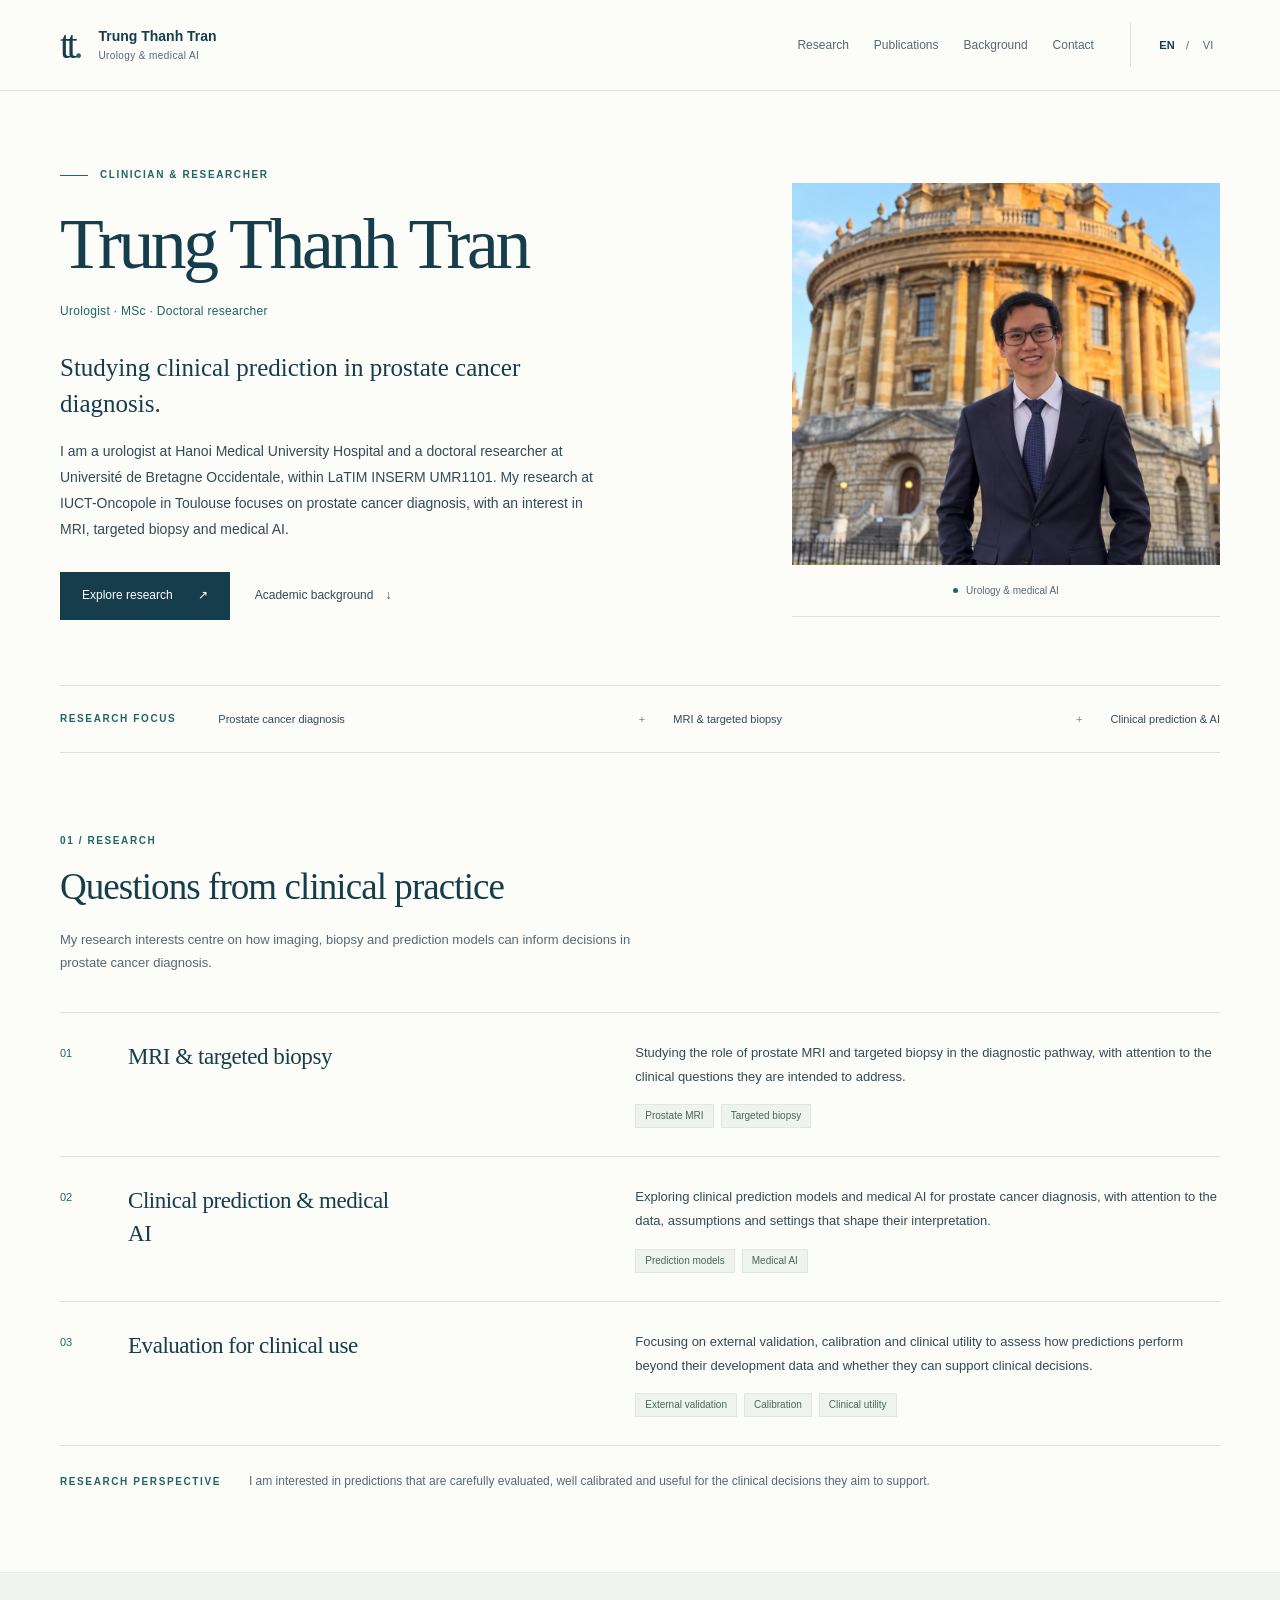
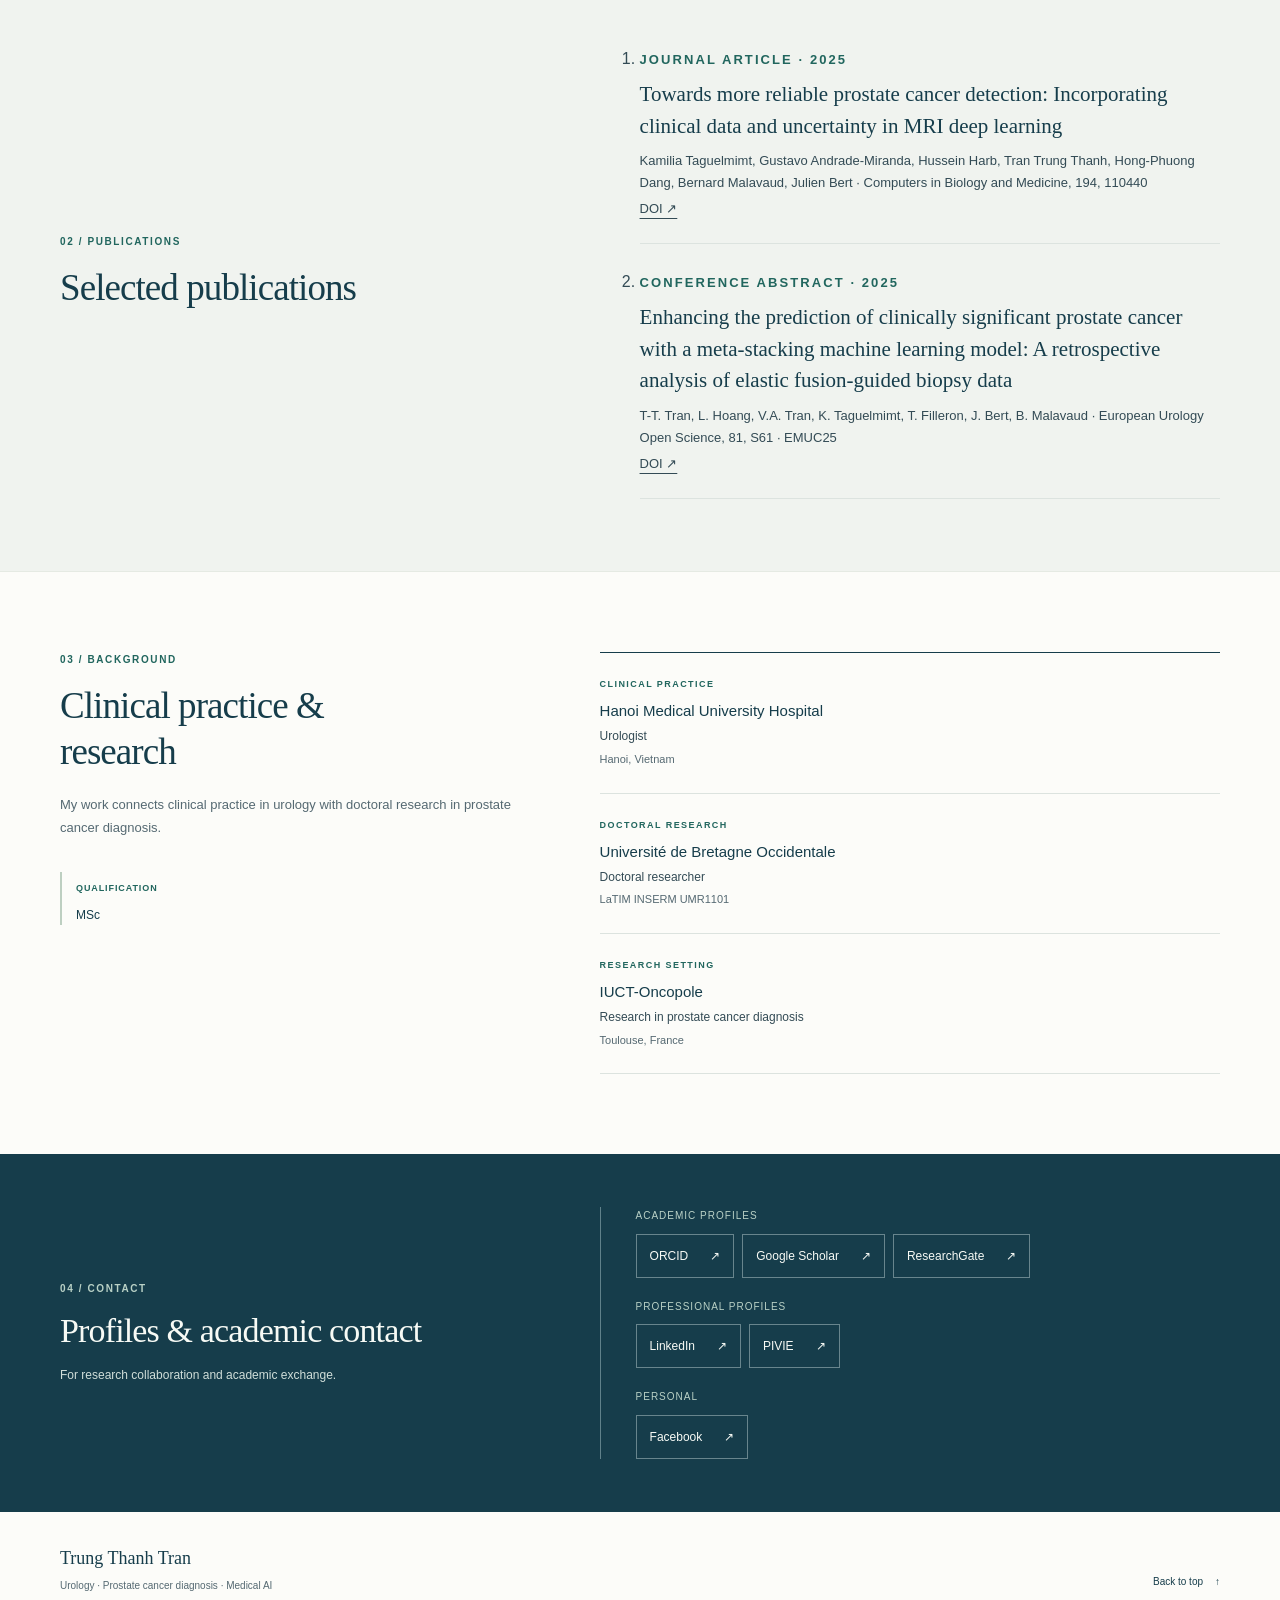
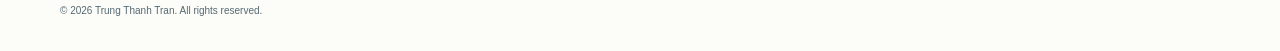
<file: index.html>
<!doctype html>
<html lang="en">
<head>
  <meta charset="utf-8">
  <meta name="viewport" content="width=device-width, initial-scale=1">
  <meta name="color-scheme" content="light">
  <meta name="theme-color" content="#163d4b">
  <title>Trung Thanh Tran | Urology &amp; Medical AI | Hanoi Medical University</title>
  <meta name="description" content="Trung Thanh Tran (Trần Trung Thành), urologist at Hanoi Medical University Hospital researching prostate cancer diagnosis, clinical prediction and medical AI.">
  <meta name="google-site-verification" content="Kh9nS4qVPlRxpfFyw41eTKEx45ncG8dViw7gFX5GUJo" />
  <meta name="robots" content="index, follow">
  <meta property="og:type" content="website">
  <meta property="og:title" content="Trung Thanh Tran | Urology &amp; Medical AI | Hanoi Medical University">
  <meta property="og:description" content="Trung Thanh Tran (Trần Trung Thành), urologist at Hanoi Medical University Hospital researching prostate cancer diagnosis, clinical prediction and medical AI.">
  <meta property="og:locale" content="en_GB">
  <link rel="canonical" href="https://drtrungthanhtran.github.io/"><meta property="og:url" content="https://drtrungthanhtran.github.io/">
  <link rel="alternate" hreflang="en" href="https://drtrungthanhtran.github.io/">
  <link rel="alternate" hreflang="vi" href="https://drtrungthanhtran.github.io/vi/">
  <link rel="alternate" hreflang="x-default" href="https://drtrungthanhtran.github.io/">
  <script type="application/ld+json">
{
  "@context": "https://schema.org",
  "@type": "ProfilePage",
  "@id": "https://drtrungthanhtran.github.io/#profile",
  "url": "https://drtrungthanhtran.github.io/",
  "name": "Trung Thanh Tran | Urology \u0026 Medical AI | Hanoi Medical University",
  "inLanguage": "en",
  "mainEntity": {
    "@type": "Person",
    "@id": "https://drtrungthanhtran.github.io/#person",
    "name": "Trung Thanh Tran",
    "alternateName": [
      "Trần Trung Thành",
      "Tran Trung Thanh"
    ],
    "url": "https://drtrungthanhtran.github.io/",
    "description": "I am a urologist at Hanoi Medical University Hospital and a doctoral researcher at Université de Bretagne Occidentale, within LaTIM INSERM UMR1101. My research at IUCT-Oncopole in Toulouse focuses on prostate cancer diagnosis, with an interest in MRI, targeted biopsy and medical AI.",
    "knowsAbout": [
      "Prostate cancer diagnosis",
      "MRI \u0026 targeted biopsy",
      "Clinical prediction \u0026 AI"
    ],
    "sameAs": [
      "https://orcid.org/0000-0001-6685-1658",
      "https://scholar.google.com/citations?user=FmFEIpkAAAAJ\u0026hl=vi",
      "https://www.researchgate.net/profile/Trung-Thanh-Tran-2",
      "https://www.linkedin.com/in/trung-thanh-tran-47277a79",
      "https://pivie.com.vn/bs-tran-trung-thanh.htm",
      "https://www.facebook.com/tran.t.thanh.16/"
    ],
    "image": "https://drtrungthanhtran.github.io/assets/trung-thanh-tran-portrait.jpg"
  }
}
  </script>
  <link rel="icon" type="image/svg+xml" href="./assets/favicon.svg">
  <link rel="stylesheet" href="./assets/styles.css">
  <script src="./assets/site.js" defer></script>
</head>
<body id="top">
  <a class="skip-link" href="#main">Skip to content</a>
  
  <header class="site-header">
    <div class="header-inner wrap">
      <a class="brand" href="#top" aria-label="Trung Thanh Tran">
        <span class="brand-mark" aria-hidden="true">tt<span>.</span></span>
        <span class="brand-copy"><span class="brand-name">Trung Thanh Tran</span><span class="brand-field">Urology &amp; medical AI</span></span>
      </a>
      <nav class="main-nav" aria-label="Main navigation"><a href="#research">Research</a><a href="#publications">Publications</a><a href="#background">Background</a><a href="#contact">Contact</a></nav>
      <nav class="language-switch" aria-label="Language">
        <a href="./index.html" lang="en" hreflang="en" aria-current="page">EN</a>
        <span aria-hidden="true">/</span>
        <a href="./vi/index.html" lang="vi" hreflang="vi" >VI</a>
      </nav>
    </div>
  </header>
  <main id="main" tabindex="-1">
    <section class="hero wrap" aria-labelledby="profile-name">
      <div class="hero-copy">
        <p class="eyebrow"><span class="small-rule" aria-hidden="true"></span>CLINICIAN &amp; RESEARCHER</p>
        <h1 id="profile-name">Trung Thanh Tran</h1>
        <p class="hero-role">Urologist · MSc · Doctoral researcher</p>
        <p class="hero-headline">Studying clinical prediction in prostate cancer diagnosis.</p>
        <p class="hero-intro">I am a urologist at Hanoi Medical University Hospital and a doctoral researcher at Université de Bretagne Occidentale, within LaTIM INSERM UMR1101. My research at IUCT-Oncopole in Toulouse focuses on prostate cancer diagnosis, with an interest in MRI, targeted biopsy and medical AI.</p>
        <div class="hero-actions">
          <a class="button button-primary" href="#research">Explore research <span aria-hidden="true">↗</span></a>
          <a class="text-link" href="#background">Academic background <span aria-hidden="true">↓</span></a>
        </div>
      </div>
      <aside class="profile-panel" aria-label="Portrait of Trung Thanh Tran">
        <img class="portrait-photo" src="./assets/trung-thanh-tran-portrait.jpg" alt="Portrait of Trung Thanh Tran" width="600" height="536">
        <div class="profile-panel-footer"><span class="status-dot" aria-hidden="true"></span><span>Urology &amp; medical AI</span></div>
        
      </aside>
    </section>
    <div class="focus-strip wrap">
      <p class="eyebrow">RESEARCH FOCUS</p>
      <ul><li>Prostate cancer diagnosis</li><li>MRI &amp; targeted biopsy</li><li>Clinical prediction &amp; AI</li></ul>
    </div>
    <section class="section research-section wrap" id="research" aria-labelledby="research-title">
      <div class="section-heading">
        <p class="eyebrow">01 / RESEARCH</p>
        <h2 id="research-title">Questions from clinical practice</h2>
        <p class="section-intro">My research interests centre on how imaging, biopsy and prediction models can inform decisions in prostate cancer diagnosis.</p>
      </div>
      <div class="research-list"><article class="research-item"><span class="research-number" aria-hidden="true">01</span><h3>MRI &amp; targeted biopsy</h3><div class="research-body"><p>Studying the role of prostate MRI and targeted biopsy in the diagnostic pathway, with attention to the clinical questions they are intended to address.</p><ul class="tags"><li>Prostate MRI</li><li>Targeted biopsy</li></ul></div></article><article class="research-item"><span class="research-number" aria-hidden="true">02</span><h3>Clinical prediction &amp; medical AI</h3><div class="research-body"><p>Exploring clinical prediction models and medical AI for prostate cancer diagnosis, with attention to the data, assumptions and settings that shape their interpretation.</p><ul class="tags"><li>Prediction models</li><li>Medical AI</li></ul></div></article><article class="research-item"><span class="research-number" aria-hidden="true">03</span><h3>Evaluation for clinical use</h3><div class="research-body"><p>Focusing on external validation, calibration and clinical utility to assess how predictions perform beyond their development data and whether they can support clinical decisions.</p><ul class="tags"><li>External validation</li><li>Calibration</li><li>Clinical utility</li></ul></div></article></div>
      <div class="research-principle"><span class="eyebrow">Research perspective</span><p>I am interested in predictions that are carefully evaluated, well calibrated and useful for the clinical decisions they aim to support.</p></div>
    </section>
    <section class="publications-section" id="publications" aria-labelledby="publications-title"><div class="publications-inner wrap"><div class="section-heading"><p class="eyebrow">02 / PUBLICATIONS</p><h2 id="publications-title">Selected publications</h2></div><ol class="publication-list"><li><p class="eyebrow">Journal article · 2025</p><h3>Towards more reliable prostate cancer detection: Incorporating clinical data and uncertainty in MRI deep learning</h3><p>Kamilia Taguelmimt, Gustavo Andrade-Miranda, Hussein Harb, Tran Trung Thanh, Hong-Phuong Dang, Bernard Malavaud, Julien Bert · Computers in Biology and Medicine, 194, 110440</p><a href="https://doi.org/10.1016/j.compbiomed.2025.110440">DOI ↗</a></li><li><p class="eyebrow">Conference abstract · 2025</p><h3>Enhancing the prediction of clinically significant prostate cancer with a meta-stacking machine learning model: A retrospective analysis of elastic fusion-guided biopsy data</h3><p>T-T. Tran, L. Hoang, V.A. Tran, K. Taguelmimt, T. Filleron, J. Bert, B. Malavaud · European Urology Open Science, 81, S61 · EMUC25</p><a href="https://doi.org/10.1016/S2666-1683(25)01492-2">DOI ↗</a></li></ol></div></section>
    <section class="section background-section wrap" id="background" aria-labelledby="background-title">
      <div class="section-heading">
        <p class="eyebrow">03 / BACKGROUND</p>
        <h2 id="background-title">Clinical practice &amp; research</h2>
        <p class="section-intro">My work connects clinical practice in urology with doctoral research in prostate cancer diagnosis.</p>
        <div class="qualification"><span class="eyebrow">Qualification</span><p>MSc</p></div>
      </div>
      <div class="background-list"><article class="background-item"><p class="eyebrow">Clinical practice</p><h3>Hanoi Medical University Hospital</h3><p class="background-role">Urologist</p><p class="background-detail">Hanoi, Vietnam</p></article><article class="background-item"><p class="eyebrow">Doctoral research</p><h3>Université de Bretagne Occidentale</h3><p class="background-role">Doctoral researcher</p><p class="background-detail">LaTIM INSERM UMR1101</p></article><article class="background-item"><p class="eyebrow">Research setting</p><h3>IUCT-Oncopole</h3><p class="background-role">Research in prostate cancer diagnosis</p><p class="background-detail">Toulouse, France</p></article></div>
      
    </section>
    <section class="contact-section" id="contact" aria-labelledby="contact-title"><div class="contact-inner wrap"><div><p class="eyebrow">04 / CONTACT</p><h2 id="contact-title">Profiles &amp; academic contact</h2><p class="contact-intro">For research collaboration and academic exchange.</p></div><div class="contact-content"><div class="profile-group"><p class="contact-label">Academic profiles</p><ul class="profile-links"><li><a href="https://orcid.org/0000-0001-6685-1658" target="_blank" rel="noopener noreferrer" aria-label="ORCID (opens in a new tab)"><span>ORCID</span><span aria-hidden="true">↗</span></a></li><li><a href="https://scholar.google.com/citations?user=FmFEIpkAAAAJ&amp;hl=vi" target="_blank" rel="noopener noreferrer" aria-label="Google Scholar (opens in a new tab)"><span>Google Scholar</span><span aria-hidden="true">↗</span></a></li><li><a href="https://www.researchgate.net/profile/Trung-Thanh-Tran-2" target="_blank" rel="noopener noreferrer" aria-label="ResearchGate (opens in a new tab)"><span>ResearchGate</span><span aria-hidden="true">↗</span></a></li></ul></div><div class="profile-group"><p class="contact-label">Professional profiles</p><ul class="profile-links"><li><a href="https://www.linkedin.com/in/trung-thanh-tran-47277a79" target="_blank" rel="noopener noreferrer" aria-label="LinkedIn (opens in a new tab)"><span>LinkedIn</span><span aria-hidden="true">↗</span></a></li><li><a href="https://pivie.com.vn/bs-tran-trung-thanh.htm" target="_blank" rel="noopener noreferrer" aria-label="PIVIE (opens in a new tab)"><span>PIVIE</span><span aria-hidden="true">↗</span></a></li></ul></div><div class="profile-group"><p class="contact-label">Personal</p><ul class="profile-links"><li><a href="https://www.facebook.com/tran.t.thanh.16/" target="_blank" rel="noopener noreferrer" aria-label="Facebook (opens in a new tab)"><span>Facebook</span><span aria-hidden="true">↗</span></a></li></ul></div></div></div></section>
  </main>
  <footer class="site-footer wrap">
    <div><p class="footer-name">Trung Thanh Tran</p><p class="footer-description">Urology · Prostate cancer diagnosis · Medical AI</p><p class="footer-copyright">© 2026 Trung Thanh Tran. All rights reserved.</p></div>
    <div class="footer-end"><a class="back-to-top" href="#top">Back to top <span aria-hidden="true">↑</span></a></div>
  </footer>
</body>
</html>
</file>
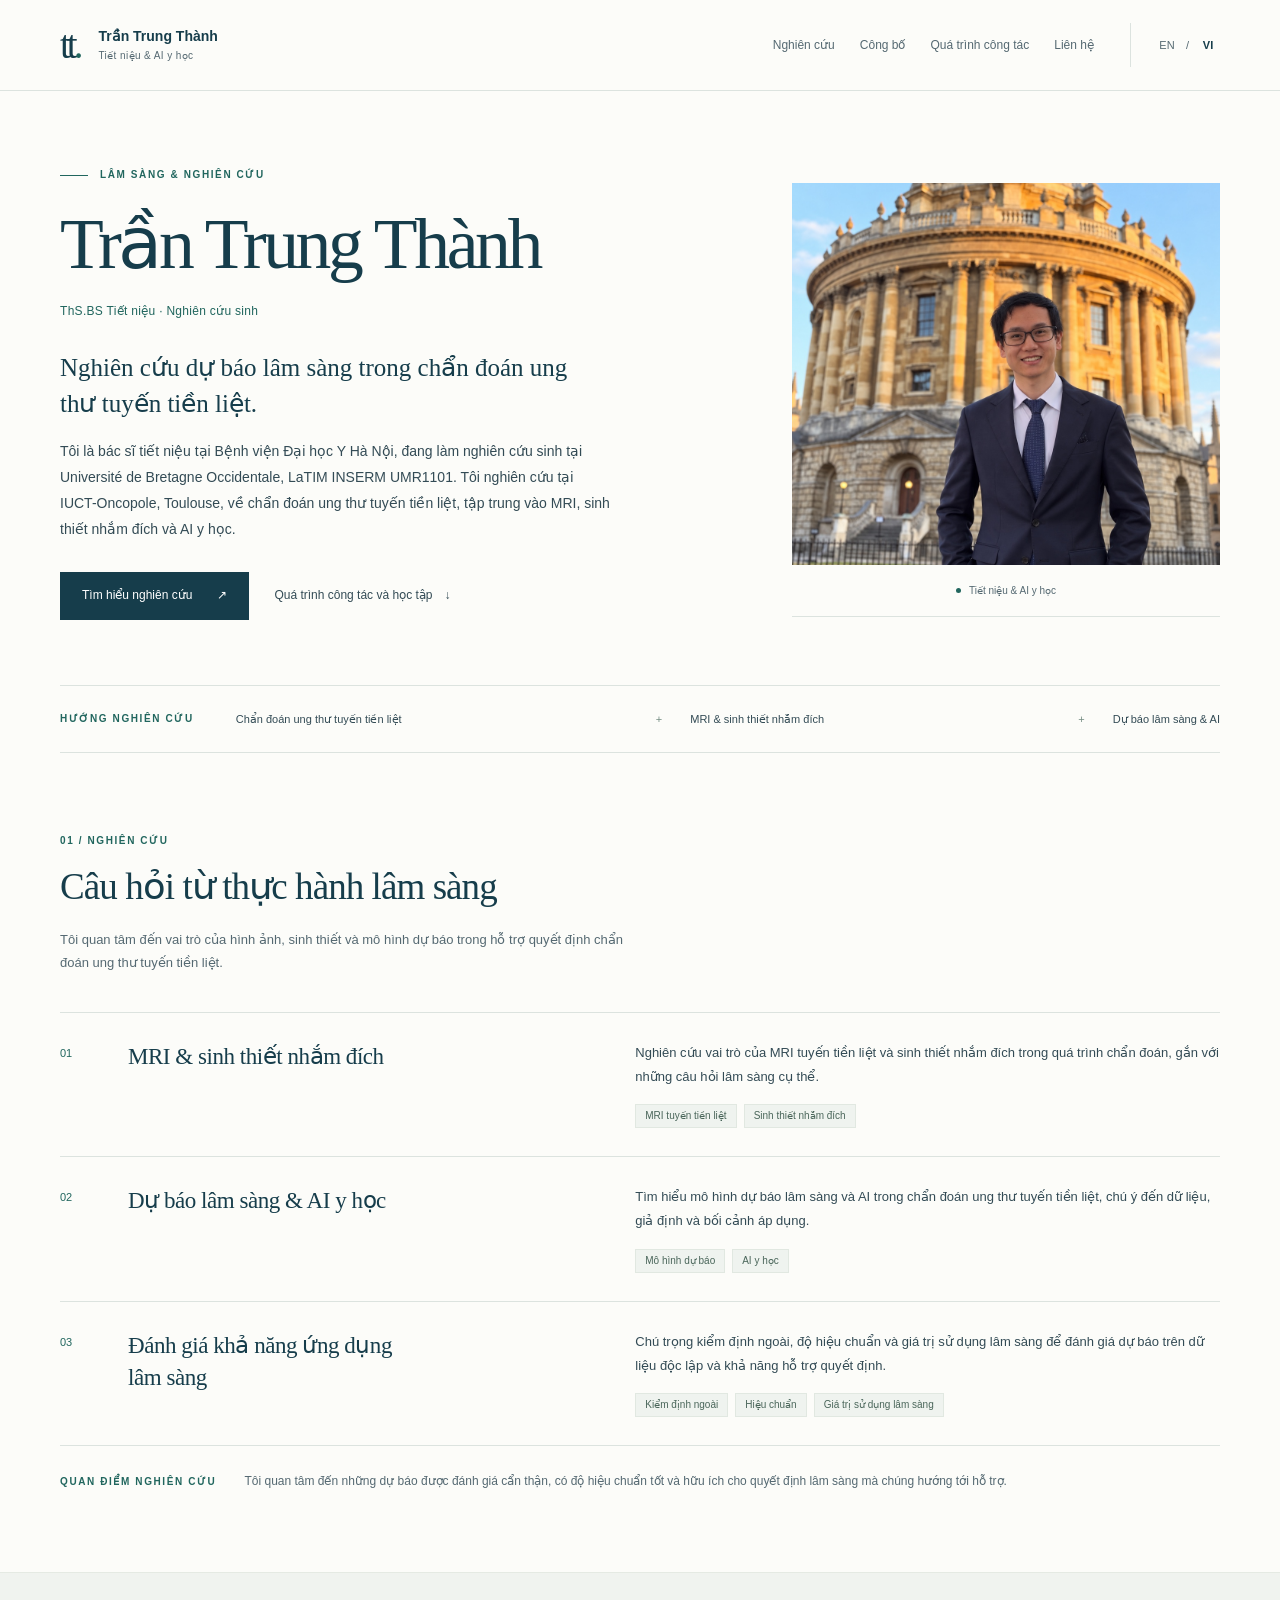
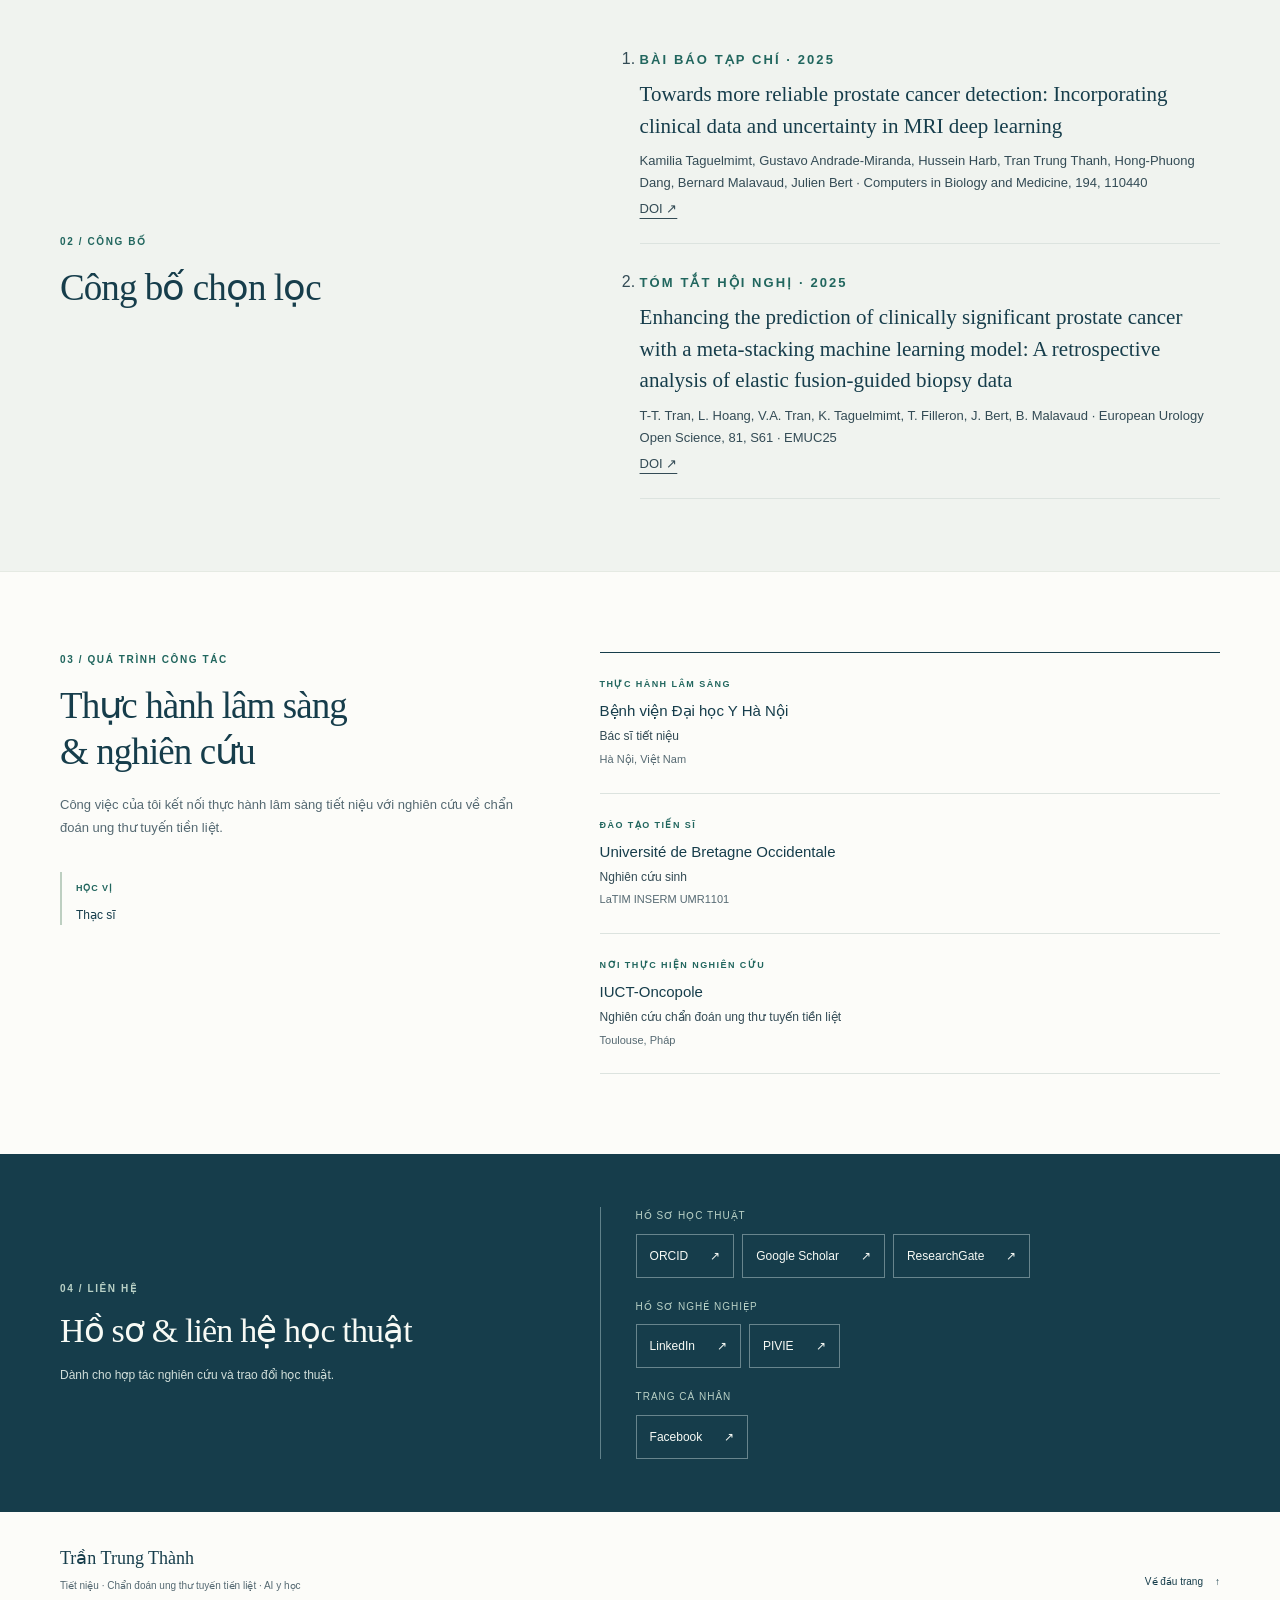
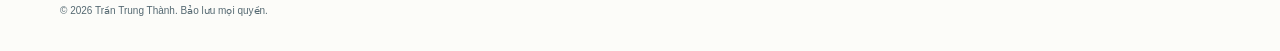
<file: vi/index.html>
<!doctype html>
<html lang="vi">
<head>
  <meta charset="utf-8">
  <meta name="viewport" content="width=device-width, initial-scale=1">
  <meta name="color-scheme" content="light">
  <meta name="theme-color" content="#163d4b">
  <title>Trần Trung Thành | Tiết niệu &amp; AI y học | Đại học Y Hà Nội</title>
  <meta name="description" content="Website của Trần Trung Thành, bác sĩ tiết niệu tại Bệnh viện Đại học Y Hà Nội, nghiên cứu chẩn đoán ung thư tuyến tiền liệt, dự báo lâm sàng và AI y học.">
  <meta name="google-site-verification" content="Kh9nS4qVPlRxpfFyw41eTKEx45ncG8dViw7gFX5GUJo" />
  <meta name="robots" content="index, follow">
  <meta property="og:type" content="website">
  <meta property="og:title" content="Trần Trung Thành | Tiết niệu &amp; AI y học | Đại học Y Hà Nội">
  <meta property="og:description" content="Website của Trần Trung Thành, bác sĩ tiết niệu tại Bệnh viện Đại học Y Hà Nội, nghiên cứu chẩn đoán ung thư tuyến tiền liệt, dự báo lâm sàng và AI y học.">
  <meta property="og:locale" content="vi_VN">
  <link rel="canonical" href="https://drtrungthanhtran.github.io/vi/"><meta property="og:url" content="https://drtrungthanhtran.github.io/vi/">
  <link rel="alternate" hreflang="en" href="https://drtrungthanhtran.github.io/">
  <link rel="alternate" hreflang="vi" href="https://drtrungthanhtran.github.io/vi/">
  <link rel="alternate" hreflang="x-default" href="https://drtrungthanhtran.github.io/">
  <script type="application/ld+json">
{
  "@context": "https://schema.org",
  "@type": "ProfilePage",
  "@id": "https://drtrungthanhtran.github.io/vi/#profile",
  "url": "https://drtrungthanhtran.github.io/vi/",
  "name": "Trần Trung Thành | Tiết niệu \u0026 AI y học | Đại học Y Hà Nội",
  "inLanguage": "vi",
  "mainEntity": {
    "@type": "Person",
    "@id": "https://drtrungthanhtran.github.io/#person",
    "name": "Trần Trung Thành",
    "alternateName": [
      "Trung Thanh Tran",
      "Tran Trung Thanh"
    ],
    "url": "https://drtrungthanhtran.github.io/",
    "description": "Tôi là bác sĩ tiết niệu tại Bệnh viện Đại học Y Hà Nội, đang làm nghiên cứu sinh tại Université de Bretagne Occidentale, LaTIM INSERM UMR1101. Tôi nghiên cứu tại IUCT-Oncopole, Toulouse, về chẩn đoán ung thư tuyến tiền liệt, tập trung vào MRI, sinh thiết nhắm đích và AI y học.",
    "knowsAbout": [
      "Chẩn đoán ung thư tuyến tiền liệt",
      "MRI \u0026 sinh thiết nhắm đích",
      "Dự báo lâm sàng \u0026 AI"
    ],
    "sameAs": [
      "https://orcid.org/0000-0001-6685-1658",
      "https://scholar.google.com/citations?user=FmFEIpkAAAAJ\u0026hl=vi",
      "https://www.researchgate.net/profile/Trung-Thanh-Tran-2",
      "https://www.linkedin.com/in/trung-thanh-tran-47277a79",
      "https://pivie.com.vn/bs-tran-trung-thanh.htm",
      "https://www.facebook.com/tran.t.thanh.16/"
    ],
    "image": "https://drtrungthanhtran.github.io/assets/trung-thanh-tran-portrait.jpg"
  }
}
  </script>
  <link rel="icon" type="image/svg+xml" href="../assets/favicon.svg">
  <link rel="stylesheet" href="../assets/styles.css">
  <script src="../assets/site.js" defer></script>
</head>
<body id="top">
  <a class="skip-link" href="#main">Đến nội dung chính</a>
  
  <header class="site-header">
    <div class="header-inner wrap">
      <a class="brand" href="#top" aria-label="Trần Trung Thành">
        <span class="brand-mark" aria-hidden="true">tt<span>.</span></span>
        <span class="brand-copy"><span class="brand-name">Trần Trung Thành</span><span class="brand-field">Tiết niệu &amp; AI y học</span></span>
      </a>
      <nav class="main-nav" aria-label="Điều hướng chính"><a href="#research">Nghiên cứu</a><a href="#publications">Công bố</a><a href="#background">Quá trình công tác</a><a href="#contact">Liên hệ</a></nav>
      <nav class="language-switch" aria-label="Ngôn ngữ">
        <a href="../index.html" lang="en" hreflang="en" >EN</a>
        <span aria-hidden="true">/</span>
        <a href="./index.html" lang="vi" hreflang="vi" aria-current="page">VI</a>
      </nav>
    </div>
  </header>
  <main id="main" tabindex="-1">
    <section class="hero wrap" aria-labelledby="profile-name">
      <div class="hero-copy">
        <p class="eyebrow"><span class="small-rule" aria-hidden="true"></span>LÂM SÀNG &amp; NGHIÊN CỨU</p>
        <h1 id="profile-name">Trần Trung Thành</h1>
        <p class="hero-role">ThS.BS Tiết niệu · Nghiên cứu sinh</p>
        <p class="hero-headline">Nghiên cứu dự báo lâm sàng trong chẩn đoán ung thư tuyến tiền liệt.</p>
        <p class="hero-intro">Tôi là bác sĩ tiết niệu tại Bệnh viện Đại học Y Hà Nội, đang làm nghiên cứu sinh tại Université de Bretagne Occidentale, LaTIM INSERM UMR1101. Tôi nghiên cứu tại IUCT-Oncopole, Toulouse, về chẩn đoán ung thư tuyến tiền liệt, tập trung vào MRI, sinh thiết nhắm đích và AI y học.</p>
        <div class="hero-actions">
          <a class="button button-primary" href="#research">Tìm hiểu nghiên cứu <span aria-hidden="true">↗</span></a>
          <a class="text-link" href="#background">Quá trình công tác và học tập <span aria-hidden="true">↓</span></a>
        </div>
      </div>
      <aside class="profile-panel" aria-label="Chân dung Trần Trung Thành">
        <img class="portrait-photo" src="../assets/trung-thanh-tran-portrait.jpg" alt="Chân dung Trần Trung Thành" width="600" height="536">
        <div class="profile-panel-footer"><span class="status-dot" aria-hidden="true"></span><span>Tiết niệu &amp; AI y học</span></div>
        
      </aside>
    </section>
    <div class="focus-strip wrap">
      <p class="eyebrow">HƯỚNG NGHIÊN CỨU</p>
      <ul><li>Chẩn đoán ung thư tuyến tiền liệt</li><li>MRI &amp; sinh thiết nhắm đích</li><li>Dự báo lâm sàng &amp; AI</li></ul>
    </div>
    <section class="section research-section wrap" id="research" aria-labelledby="research-title">
      <div class="section-heading">
        <p class="eyebrow">01 / NGHIÊN CỨU</p>
        <h2 id="research-title">Câu hỏi từ thực hành lâm sàng</h2>
        <p class="section-intro">Tôi quan tâm đến vai trò của hình ảnh, sinh thiết và mô hình dự báo trong hỗ trợ quyết định chẩn đoán ung thư tuyến tiền liệt.</p>
      </div>
      <div class="research-list"><article class="research-item"><span class="research-number" aria-hidden="true">01</span><h3>MRI &amp; sinh thiết nhắm đích</h3><div class="research-body"><p>Nghiên cứu vai trò của MRI tuyến tiền liệt và sinh thiết nhắm đích trong quá trình chẩn đoán, gắn với những câu hỏi lâm sàng cụ thể.</p><ul class="tags"><li>MRI tuyến tiền liệt</li><li>Sinh thiết nhắm đích</li></ul></div></article><article class="research-item"><span class="research-number" aria-hidden="true">02</span><h3>Dự báo lâm sàng &amp; AI y học</h3><div class="research-body"><p>Tìm hiểu mô hình dự báo lâm sàng và AI trong chẩn đoán ung thư tuyến tiền liệt, chú ý đến dữ liệu, giả định và bối cảnh áp dụng.</p><ul class="tags"><li>Mô hình dự báo</li><li>AI y học</li></ul></div></article><article class="research-item"><span class="research-number" aria-hidden="true">03</span><h3>Đánh giá khả năng ứng dụng lâm sàng</h3><div class="research-body"><p>Chú trọng kiểm định ngoài, độ hiệu chuẩn và giá trị sử dụng lâm sàng để đánh giá dự báo trên dữ liệu độc lập và khả năng hỗ trợ quyết định.</p><ul class="tags"><li>Kiểm định ngoài</li><li>Hiệu chuẩn</li><li>Giá trị sử dụng lâm sàng</li></ul></div></article></div>
      <div class="research-principle"><span class="eyebrow">Quan điểm nghiên cứu</span><p>Tôi quan tâm đến những dự báo được đánh giá cẩn thận, có độ hiệu chuẩn tốt và hữu ích cho quyết định lâm sàng mà chúng hướng tới hỗ trợ.</p></div>
    </section>
    <section class="publications-section" id="publications" aria-labelledby="publications-title"><div class="publications-inner wrap"><div class="section-heading"><p class="eyebrow">02 / CÔNG BỐ</p><h2 id="publications-title">Công bố chọn lọc</h2></div><ol class="publication-list"><li><p class="eyebrow">Bài báo tạp chí · 2025</p><h3>Towards more reliable prostate cancer detection: Incorporating clinical data and uncertainty in MRI deep learning</h3><p>Kamilia Taguelmimt, Gustavo Andrade-Miranda, Hussein Harb, Tran Trung Thanh, Hong-Phuong Dang, Bernard Malavaud, Julien Bert · Computers in Biology and Medicine, 194, 110440</p><a href="https://doi.org/10.1016/j.compbiomed.2025.110440">DOI ↗</a></li><li><p class="eyebrow">Tóm tắt hội nghị · 2025</p><h3>Enhancing the prediction of clinically significant prostate cancer with a meta-stacking machine learning model: A retrospective analysis of elastic fusion-guided biopsy data</h3><p>T-T. Tran, L. Hoang, V.A. Tran, K. Taguelmimt, T. Filleron, J. Bert, B. Malavaud · European Urology Open Science, 81, S61 · EMUC25</p><a href="https://doi.org/10.1016/S2666-1683(25)01492-2">DOI ↗</a></li></ol></div></section>
    <section class="section background-section wrap" id="background" aria-labelledby="background-title">
      <div class="section-heading">
        <p class="eyebrow">03 / QUÁ TRÌNH CÔNG TÁC</p>
        <h2 id="background-title">Thực hành lâm sàng &amp; nghiên cứu</h2>
        <p class="section-intro">Công việc của tôi kết nối thực hành lâm sàng tiết niệu với nghiên cứu về chẩn đoán ung thư tuyến tiền liệt.</p>
        <div class="qualification"><span class="eyebrow">Học vị</span><p>Thạc sĩ</p></div>
      </div>
      <div class="background-list"><article class="background-item"><p class="eyebrow">Thực hành lâm sàng</p><h3>Bệnh viện Đại học Y Hà Nội</h3><p class="background-role">Bác sĩ tiết niệu</p><p class="background-detail">Hà Nội, Việt Nam</p></article><article class="background-item"><p class="eyebrow">Đào tạo tiến sĩ</p><h3>Université de Bretagne Occidentale</h3><p class="background-role">Nghiên cứu sinh</p><p class="background-detail">LaTIM INSERM UMR1101</p></article><article class="background-item"><p class="eyebrow">Nơi thực hiện nghiên cứu</p><h3>IUCT-Oncopole</h3><p class="background-role">Nghiên cứu chẩn đoán ung thư tuyến tiền liệt</p><p class="background-detail">Toulouse, Pháp</p></article></div>
      
    </section>
    <section class="contact-section" id="contact" aria-labelledby="contact-title"><div class="contact-inner wrap"><div><p class="eyebrow">04 / LIÊN HỆ</p><h2 id="contact-title">Hồ sơ &amp; liên hệ học thuật</h2><p class="contact-intro">Dành cho hợp tác nghiên cứu và trao đổi học thuật.</p></div><div class="contact-content"><div class="profile-group"><p class="contact-label">Hồ sơ học thuật</p><ul class="profile-links"><li><a href="https://orcid.org/0000-0001-6685-1658" target="_blank" rel="noopener noreferrer" aria-label="ORCID (mở trong thẻ mới)"><span>ORCID</span><span aria-hidden="true">↗</span></a></li><li><a href="https://scholar.google.com/citations?user=FmFEIpkAAAAJ&amp;hl=vi" target="_blank" rel="noopener noreferrer" aria-label="Google Scholar (mở trong thẻ mới)"><span>Google Scholar</span><span aria-hidden="true">↗</span></a></li><li><a href="https://www.researchgate.net/profile/Trung-Thanh-Tran-2" target="_blank" rel="noopener noreferrer" aria-label="ResearchGate (mở trong thẻ mới)"><span>ResearchGate</span><span aria-hidden="true">↗</span></a></li></ul></div><div class="profile-group"><p class="contact-label">Hồ sơ nghề nghiệp</p><ul class="profile-links"><li><a href="https://www.linkedin.com/in/trung-thanh-tran-47277a79" target="_blank" rel="noopener noreferrer" aria-label="LinkedIn (mở trong thẻ mới)"><span>LinkedIn</span><span aria-hidden="true">↗</span></a></li><li><a href="https://pivie.com.vn/bs-tran-trung-thanh.htm" target="_blank" rel="noopener noreferrer" aria-label="PIVIE (mở trong thẻ mới)"><span>PIVIE</span><span aria-hidden="true">↗</span></a></li></ul></div><div class="profile-group"><p class="contact-label">Trang cá nhân</p><ul class="profile-links"><li><a href="https://www.facebook.com/tran.t.thanh.16/" target="_blank" rel="noopener noreferrer" aria-label="Facebook (mở trong thẻ mới)"><span>Facebook</span><span aria-hidden="true">↗</span></a></li></ul></div></div></div></section>
  </main>
  <footer class="site-footer wrap">
    <div><p class="footer-name">Trần Trung Thành</p><p class="footer-description">Tiết niệu · Chẩn đoán ung thư tuyến tiền liệt · AI y học</p><p class="footer-copyright">© 2026 Trần Trung Thành. Bảo lưu mọi quyền.</p></div>
    <div class="footer-end"><a class="back-to-top" href="#top">Về đầu trang <span aria-hidden="true">↑</span></a></div>
  </footer>
</body>
</html>
</file>
<file: assets/styles.css>
@charset "UTF-8";

:root {
  --ink: #163d4b;
  --text: #334b55;
  --muted: #556972;
  --accent: #21665e;
  --paper: #fcfcf9;
  --mist: #eff3ef;
  --line: #dce3df;
  --serif: Georgia, "Times New Roman", serif;
  --sans: -apple-system, BlinkMacSystemFont, "Segoe UI", Arial, sans-serif;
  --wrap: 1160px;
}

*, *::before, *::after { box-sizing: border-box; }
html { scroll-behavior: smooth; scroll-padding-top: 112px; }
body { margin: 0; background: var(--paper); color: var(--text); font: 16px/1.7 var(--sans); -webkit-font-smoothing: antialiased; }
a { color: inherit; text-underline-offset: 5px; }
a:hover { color: var(--accent); }
button, a { -webkit-tap-highlight-color: transparent; }
a:focus-visible, button:focus-visible, [tabindex]:focus-visible { outline: 3px solid #a06016; outline-offset: 5px; border-radius: 2px; }
::selection { background: #d6e5dd; color: var(--ink); }
img { display: block; width: 100%; height: auto; }
ul { margin: 0; padding: 0; list-style: none; }
h1, h2, h3, p, figure { margin: 0; }
h1, h2, h3 { color: var(--ink); font-weight: 400; }
.wrap { width: min(calc(100% - 96px), var(--wrap)); margin-inline: auto; }
.skip-link { position: fixed; top: 12px; left: 16px; z-index: 20; transform: translateY(-180%); padding: 10px 18px; background: var(--ink); color: #fff; }
.skip-link:focus { transform: translateY(0); }
.draft-banner { display: flex; justify-content: center; align-items: center; flex-wrap: wrap; gap: 4px 14px; padding: 7px 24px; background: #eaf0eb; color: #40564d; font-size: 11px; line-height: 1.6; letter-spacing: .025em; text-align: center; }
.draft-banner strong { font-size: 10px; letter-spacing: .1em; text-transform: uppercase; }
.draft-banner strong::before { content: ""; display: inline-block; width: 5px; height: 5px; margin-right: 8px; border-radius: 50%; background: #557866; vertical-align: 2px; }
.site-header { position: sticky; top: 0; z-index: 10; border-bottom: 1px solid var(--line); background: rgb(252 252 249 / 97%); }
.header-inner { display: flex; align-items: center; min-height: 90px; gap: 36px; }
.brand { display: inline-flex; align-items: center; gap: 14px; margin-right: auto; text-decoration: none; }
.brand-mark { font: 39px/.95 var(--serif); letter-spacing: -4px; color: var(--ink); padding-right: 5px; }
.brand-mark span { color: var(--accent); }
.brand-copy { display: flex; flex-direction: column; }
.brand-name { color: var(--ink); font-size: 14px; font-weight: 600; line-height: 1.5; }
.brand-field { color: var(--muted); font-size: 10px; letter-spacing: .04em; }
.main-nav { display: flex; align-items: center; gap: 25px; }
.main-nav a { padding-block: 12px; text-decoration: none; font-size: 12px; color: var(--muted); }
.main-nav a:hover, .main-nav a[aria-current] { color: var(--ink); text-decoration: underline; text-decoration-color: var(--accent); text-decoration-thickness: 2px; text-underline-offset: 8px; }
.language-switch { display: flex; align-items: center; gap: 7px; padding-left: 24px; border-left: 1px solid var(--line); font-size: 11px; color: var(--muted); }
.language-switch a { display: inline-flex; align-items: center; min-width: 24px; min-height: 44px; justify-content: center; text-decoration: none; }
.language-switch a[aria-current] { color: var(--ink); font-weight: 700; }
.language-switch a:hover { text-decoration: underline; }
.hero { display: grid; grid-template-columns: 1.5fr 1fr; gap: 90px; align-items: center; padding-top: 76px; padding-bottom: 65px; }
.eyebrow { font-size: 10px; line-height: 1.6; font-weight: 600; letter-spacing: .16em; text-transform: uppercase; color: var(--accent); }
.hero .eyebrow { display: flex; align-items: center; gap: 12px; }
.small-rule { display: inline-block; width: 28px; height: 1px; background: var(--accent); }
h1 { font-family: var(--serif); font-size: clamp(48px, 5.6vw, 76px); line-height: 1.16; letter-spacing: -.047em; margin-top: 20px; max-width: 620px; }
.hero-role { margin-top: 15px; font-size: 12px; font-weight: 500; color: var(--accent); letter-spacing: .025em; }
.hero-headline { margin-top: 28px; color: var(--ink); font: 25px/1.45 var(--serif); max-width: 510px; }
.hero-intro { margin-top: 17px; max-width: 550px; font-size: 14px; line-height: 1.85; }
.hero-actions { display: flex; flex-wrap: wrap; align-items: center; gap: 18px 25px; margin-top: 29px; }
.button { display: inline-flex; align-items: center; justify-content: center; gap: 25px; min-height: 48px; padding: 10px 21px; text-decoration: none; font-size: 12px; font-weight: 500; border: 1px solid var(--ink); }
.button-primary { color: #fff; background: var(--ink); }
.button-primary:hover { color: #fff; background: #245363; }
.text-link { display: inline-flex; align-items: center; gap: 12px; min-height: 44px; font-size: 12px; text-decoration: none; }
.text-link:hover { text-decoration: underline; }
.profile-panel { align-self: center; position: relative; padding-top: 14px; }
.portrait-placeholder { display: flex; min-height: 344px; flex-direction: column; justify-content: center; align-items: center; position: relative; background: #edf1eb; border: 1px solid #e2e8df; text-align: center; padding: 34px 30px; }
.portrait-placeholder::before, .portrait-placeholder::after { content: ""; position: absolute; width: 32px; height: 32px; border-color: #b8c8bd; border-style: solid; }
.portrait-placeholder::before { top: 19px; left: 19px; border-width: 1px 0 0 1px; }
.portrait-placeholder::after { bottom: 19px; right: 19px; border-width: 0 1px 1px 0; }
.portrait-initials { color: #526b5c; font: italic 66px/1.1 var(--serif); letter-spacing: -7px; margin: 15px 0 31px; padding-right: 7px; }
.portrait-title { color: #52665a; font-size: 11px; letter-spacing: .06em; }
.portrait-note { max-width: 220px; font-size: 10px; color: #596e60; line-height: 1.7; margin-top: 6px; }
.portrait-photo { width: 100%; aspect-ratio: 1.12; object-fit: cover; object-position: 50% 80%; }
.profile-panel-footer { display: flex; align-items: center; justify-content: center; gap: 8px; border-bottom: 1px solid var(--line); padding: 17px 8px; font-size: 10px; color: var(--muted); }
.status-dot { height: 5px; width: 5px; background: var(--accent); border-radius: 50%; flex-shrink: 0; }
.cv-status { text-align: center; color: var(--muted); font-size: 10px; margin-top: 13px; }
.cv-download { display: flex; justify-content: center; font-size: 12px; padding: 12px; }
.focus-strip { display: flex; align-items: center; gap: 42px; padding-block: 24px; border-top: 1px solid var(--line); border-bottom: 1px solid var(--line); }
.focus-strip > p { flex-shrink: 0; }
.focus-strip ul { display: flex; flex: 1; justify-content: space-between; align-items: center; gap: 20px; }
.focus-strip li { font-size: 11px; color: var(--text); }
.focus-strip li + li::before { content: "+"; color: #758d83; margin-right: 28px; font-weight: 400; }
.section { padding-top: 80px; padding-bottom: 80px; }
.section-heading h2 { font: 37px/1.25 var(--serif); letter-spacing: -.025em; margin-top: 15px; max-width: 530px; }
.section-intro { margin-top: 17px; font-size: 13px; line-height: 1.8; max-width: 580px; color: var(--muted); }
.research-list { margin-top: 38px; border-top: 1px solid var(--line); }
.research-item { display: grid; grid-template-columns: 48px 1fr 1.2fr; gap: 20px; border-bottom: 1px solid var(--line); padding: 28px 0; }
.research-number { color: var(--accent); font-size: 11px; font-weight: 500; padding-top: 3px; }
.research-item h3 { font: 23px/1.4 var(--serif); letter-spacing: -.02em; max-width: 275px; }
.research-item p { font-size: 13px; line-height: 1.85; }
.tags { display: flex; flex-wrap: wrap; gap: 7px; margin-top: 15px; }
.tags li { color: #4a665a; background: var(--mist); border: 1px solid #e1e8e1; padding: 3px 9px; font-size: 10px; line-height: 1.6; }
.research-principle { display: flex; gap: 28px; align-items: baseline; padding-top: 25px; }
.research-principle span { flex-shrink: 0; }
.research-principle p { color: var(--muted); font-size: 12px; line-height: 1.8; }
.publications-section { background: #f0f3ef; border-top: 1px solid #e5eae3; border-bottom: 1px solid #e5eae3; }
.publications-inner { display: grid; grid-template-columns: 1fr 1.35fr; gap: 80px; padding-block: 56px; align-items: center; }
.publication-pending { border-left: 1px solid #cbd6cd; padding-left: 35px; }
.publication-pending h3 { font-size: 14px; font-weight: 600; }
.publication-pending p { color: #52655a; font-size: 12px; margin-top: 11px; line-height: 1.85; }
.publication-pending .publication-note { font-size: 10px; margin-top: 12px; color: #52655a; }
.publication-list { display: flex; flex-direction: column; gap: 24px; }
.publication-list li { border-bottom: 1px solid var(--line); padding-bottom: 22px; }
.publication-list h3 { font: 21px/1.5 var(--serif); margin: 8px 0; }
.publication-list p, .publication-list a { font-size: 13px; }
.background-section { display: grid; grid-template-columns: 1fr 1.35fr; gap: 80px; }
.background-section .section-heading h2 { max-width: 300px; }
.qualification { margin-top: 33px; padding-left: 14px; border-left: 2px solid #bdcfc1; }
.qualification .eyebrow { font-size: 9px; letter-spacing: .1em; }
.qualification p { color: var(--ink); margin-top: 5px; font-size: 12px; }
.background-item { border-top: 1px solid var(--line); padding: 24px 0; }
.background-item:first-child { border-top-color: var(--ink); }
.background-item:last-child { border-bottom: 1px solid var(--line); }
.background-item .eyebrow { font-size: 9px; }
.background-item h3 { font-size: 15px; font-weight: 500; line-height: 1.6; margin-top: 8px; }
.background-role { font-size: 12px; color: var(--text); margin-top: 3px; }
.background-detail { font-size: 11px; color: var(--muted); margin-top: 3px; }
.contact-section { background: var(--ink); color: #e0e9e6; }
.contact-inner { display: grid; grid-template-columns: 1fr 1.35fr; gap: 80px; padding-block: 53px; align-items: center; }
.contact-section .eyebrow { color: #b9d1c6; }
.contact-section h2 { color: #f7faf5; font: 34px/1.3 var(--serif); letter-spacing: -.025em; margin-top: 12px; }
.contact-section .contact-intro { margin-top: 12px; font-size: 12px; color: #d0ded9; }
.contact-content { padding-left: 35px; border-left: 1px solid #60818a; font-size: 13px; line-height: 1.85; }
.contact-content a { color: #f7faf5; }
.contact-content a:hover { color: #fff; text-decoration-thickness: 2px; }
.contact-content ul { display: flex; flex-wrap: wrap; gap: 15px; margin-top: 12px; }
.profile-group + .profile-group { margin-top: 20px; }
.contact-content .profile-links { gap: 8px; margin-top: 6px; }
.profile-links a { display: inline-flex; align-items: center; justify-content: space-between; gap: 22px; min-height: 44px; padding: 7px 13px; border: 1px solid #68858d; font-size: 12px; text-decoration: none; }
.profile-links a:hover { background: #285261; }
.education-section { grid-column: 1 / -1; display: grid; grid-template-columns: 1fr 1.35fr; gap: 80px; border-top: 1px solid var(--line); padding-top: 34px; }
.education-section h3 { font: 25px/1.4 var(--serif); }
.education-note { margin-top: 10px; max-width: 300px; color: var(--muted); font-size: 11px; }
.education-list li { display: grid; grid-template-columns: 90px 1fr; gap: 15px; padding: 0 0 21px; }
.education-list li:last-child { padding-bottom: 0; }
.education-period { color: var(--accent); font-size: 11px; padding-top: 2px; }
.education-list h4 { margin: 0; color: var(--ink); font: 500 13px/1.7 var(--sans); }
.education-list p { margin-top: 3px; font-size: 11px; color: var(--muted); }
@media (max-width: 1060px) { .education-section { gap: 50px; } }
@media (max-width: 800px) { .education-section { gap: 30px; } }
@media (max-width: 600px) {
  .education-section { grid-template-columns: 1fr; gap: 22px; padding-top: 28px; }
  .education-note { max-width: none; }
  .education-list li { grid-template-columns: 78px 1fr; gap: 12px; }
  .education-period, .education-list p { font-size: 10px; }
  .contact-content .profile-links { gap: 7px; }
}
.contact-label { color: #b9d1c6; font-size: 10px; text-transform: uppercase; letter-spacing: .1em; margin-bottom: 8px; }
.site-footer { display: flex; justify-content: space-between; gap: 24px; align-items: center; padding-block: 32px; }
.footer-name { color: var(--ink); font: 18px/1.6 var(--serif); }
.footer-description { font-size: 10px; color: var(--muted); margin-top: 4px; }
.footer-copyright { font-size: 10px; color: var(--muted); margin-top: 8px; }
.footer-end { text-align: right; }
.footer-draft { color: var(--muted); font-size: 10px; }
.back-to-top { display: inline-flex; align-items: center; min-height: 44px; gap: 12px; color: var(--ink); font-size: 10px; text-decoration: none; }
.back-to-top:hover { text-decoration: underline; }

@media (min-width: 1450px) { .hero { padding-top: 90px; padding-bottom: 80px; } }
@media (max-width: 1060px) {
  .wrap { width: calc(100% - 64px); }
  .header-inner { gap: 22px; }
  .main-nav { gap: 18px; }
  .brand-field { font-size: 9px; }
  .hero { gap: 48px; grid-template-columns: 1.4fr 1fr; }
  h1 { font-size: 60px; }
  .focus-strip { gap: 22px; }
  .focus-strip li + li::before { margin-right: 16px; }
  .publications-inner, .background-section, .contact-inner { gap: 50px; }
}
@media (max-width: 800px) {
  html { scroll-padding-top: 142px; }
  .header-inner { flex-wrap: wrap; gap: 0 20px; padding-top: 15px; min-height: 110px; }
  .brand { flex: 1; }
  .main-nav { order: 3; flex: 1 0 100%; justify-content: space-between; gap: 12px; padding-block: 5px 0; }
  .main-nav a { font-size: 12px; min-height: 44px; }
  .language-switch { padding-left: 18px; }
  .hero { gap: 34px; padding-top: 50px; padding-bottom: 45px; }
  h1 { font-size: 53px; }
  .hero-headline { font-size: 22px; }
  .hero-intro { font-size: 13px; }
  .portrait-placeholder { min-height: 300px; padding: 25px 20px; }
  .hero-actions { gap: 10px 16px; }
  .button { gap: 18px; padding-inline: 16px; }
  .text-link { font-size: 11px; }
  .focus-strip { display: block; }
  .focus-strip ul { margin-top: 12px; justify-content: flex-start; gap: 15px; flex-wrap: wrap; }
  .focus-strip li + li::before { margin-right: 15px; }
  .section { padding-block: 60px; }
  .research-item { grid-template-columns: 26px 1fr 1.15fr; gap: 15px; }
  .research-item h3 { font-size: 20px; }
  .publications-inner, .background-section, .contact-inner { gap: 30px; }
  .section-heading h2 { font-size: 32px; }
  .publication-pending, .contact-content { padding-left: 25px; }
  .contact-section h2 { font-size: 30px; }
}
@media (max-width: 600px) {
  .wrap { width: calc(100% - 40px); }
  .draft-banner { gap: 1px 10px; padding: 6px 20px; font-size: 9px; }
  .draft-banner strong { font-size: 9px; }
  .brand-name { font-size: 12px; }
  .brand-mark { font-size: 35px; }
  .brand { gap: 11px; }
  .brand-field { font-size: 9px; }
  .main-nav { gap: 8px; }
  .main-nav a { font-size: 11px; }
  .language-switch { padding-left: 12px; font-size: 10px; gap: 4px; }
  .hero { grid-template-columns: 1fr; gap: 35px; padding-top: 38px; padding-bottom: 33px; }
  .eyebrow { font-size: 9px; }
  h1 { font-size: clamp(42px, 12vw, 62px); line-height: 1.18; letter-spacing: -.045em; margin-top: 16px; }
  .hero-role { font-size: 11px; margin-top: 12px; }
  .hero-headline { font-size: 24px; margin-top: 23px; }
  .hero-intro { font-size: 13px; line-height: 1.85; margin-top: 14px; }
  .hero-actions { margin-top: 23px; gap: 10px 20px; }
  .profile-panel { padding-top: 0; }
  .portrait-placeholder { min-height: 195px; padding: 20px; }
  .portrait-initials { font-size: 46px; margin: 0 0 17px; letter-spacing: -5px; }
  .portrait-note { max-width: 250px; }
  .profile-panel-footer { padding-block: 12px; }
  .cv-status { margin-top: 10px; }
  .focus-strip { padding-block: 20px; }
  .focus-strip ul { display: grid; gap: 7px; }
  .focus-strip li { font-size: 11px; }
  .focus-strip li + li::before { content: none; }
  .focus-strip li::before { content: ""; display: inline-block; height: 3px; width: 3px; background: var(--accent); border-radius: 50%; margin-right: 10px; vertical-align: middle; }
  .section { padding-block: 46px; }
  .section-heading h2 { font-size: 32px; margin-top: 12px; }
  .section-intro { margin-top: 13px; font-size: 12px; }
  .research-list { margin-top: 27px; }
  .research-item { grid-template-columns: 24px 1fr; padding-block: 24px; gap: 11px; }
  .research-item h3 { max-width: none; font-size: 22px; }
  .research-body { grid-column: 2; }
  .research-item p { font-size: 12px; }
  .tags { gap: 6px; margin-top: 11px; }
  .tags li { font-size: 9px; }
  .research-principle { display: block; padding-top: 21px; }
  .research-principle p { margin-top: 9px; font-size: 11px; }
  .publications-inner, .background-section, .contact-inner { grid-template-columns: 1fr; gap: 25px; }
  .publications-inner { padding-block: 37px; }
  .publication-pending { padding-left: 19px; }
  .publication-pending h3 { font-size: 13px; }
  .publication-pending p { font-size: 12px; }
  .background-section .section-heading h2 { max-width: none; }
  .qualification { margin-top: 21px; }
  .background-item { padding-block: 20px; }
  .background-item h3 { font-size: 14px; }
  .contact-inner { padding-block: 36px; }
  .contact-section h2 { font-size: 32px; }
  .contact-content { padding-left: 19px; font-size: 12px; }
  .site-footer { align-items: flex-start; flex-direction: column; padding-block: 27px; gap: 14px; }
  .footer-end { display: flex; width: 100%; justify-content: space-between; align-items: center; gap: 12px; text-align: left; }
  .footer-name { font-size: 18px; }
  .footer-description { font-size: 9px; }
}
@media (prefers-reduced-motion: reduce) {
  html { scroll-behavior: auto; }
  *, *::before, *::after { animation: none !important; transition: none !important; }
}
@media print {
  .draft-banner, .site-header, .hero-actions, .back-to-top { display: none; }
  .wrap { width: 100%; }
  body { background: white; color: #111; font-size: 11pt; }
  .hero, .section { padding-block: 20px; }
  .contact-section { background: #fff; color: #111; border-top: 1px solid #ccc; }
  .contact-section h2, .contact-section .eyebrow, .contact-section p, .contact-section a { color: #111; }
  .profile-panel { break-inside: avoid; }
  h2, h3 { break-after: avoid; }
}
</file>
